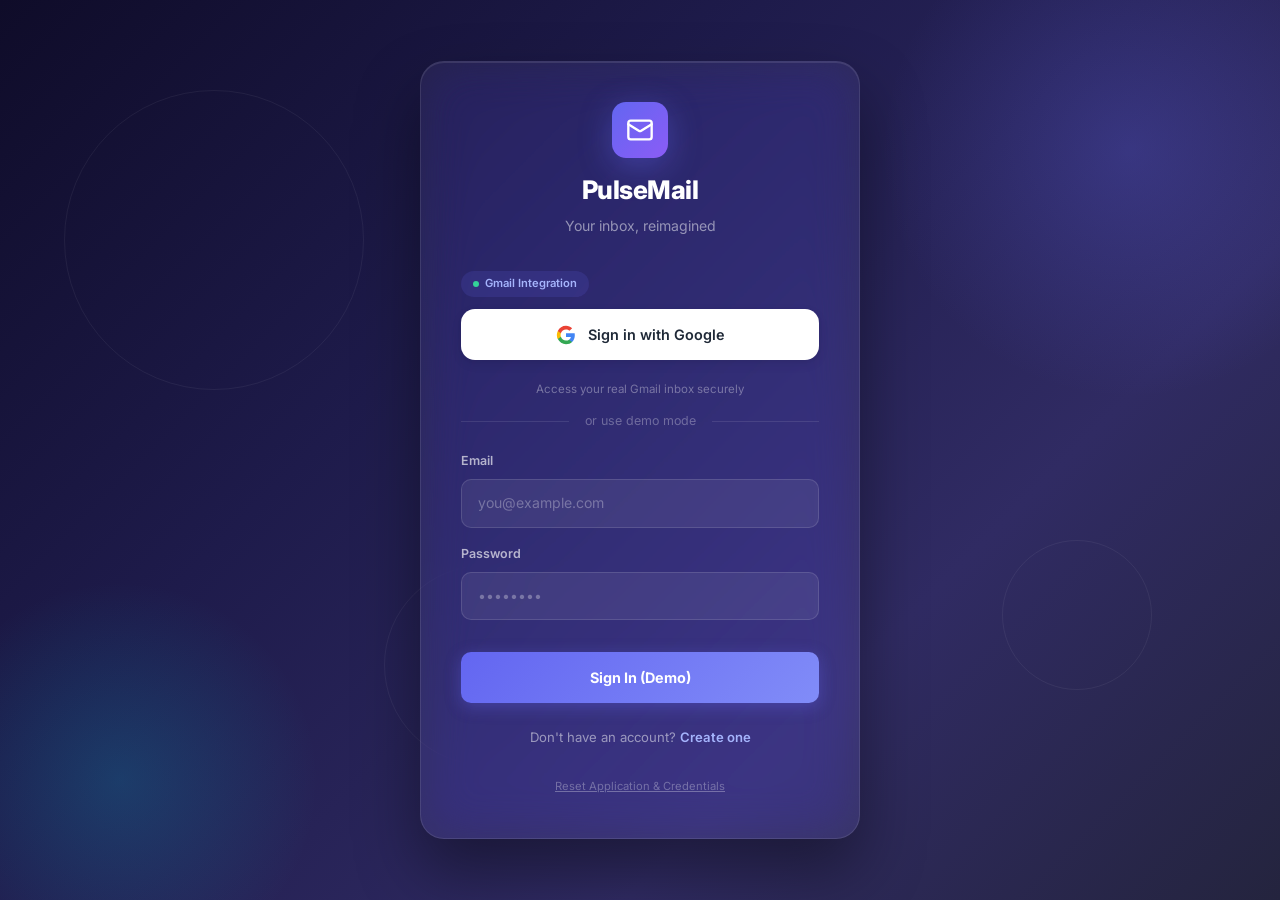
<file: index.html>
<!DOCTYPE html>
<html lang="en">
<head>
  <meta charset="UTF-8" />
  <meta name="viewport" content="width=device-width, initial-scale=1.0" />
  <title>PulseMail — Your Inbox, Reimagined</title>
  <link rel="preconnect" href="https://fonts.googleapis.com" />
  <link rel="preconnect" href="https://fonts.gstatic.com" crossorigin />
  <link href="https://fonts.googleapis.com/css2?family=Inter:wght@400;500;600;700;800&display=swap" rel="stylesheet" />
  <link rel="stylesheet" href="assets/css/main.css" />

  <!-- Google Identity Services -->
  <script src="https://accounts.google.com/gsi/client" async defer></script>
</head>
<body>
  <div class="auth-page">
    <!-- Background shapes -->
    <div class="auth-shapes">
      <div class="shape"></div>
      <div class="shape"></div>
      <div class="shape"></div>
    </div>

    <div class="auth-card" id="authCard">
      <div class="auth-card__logo">
        <div class="auth-card__logo-icon">
          <svg viewBox="0 0 24 24" fill="none" stroke="currentColor" stroke-width="2" stroke-linecap="round" stroke-linejoin="round"><rect x="2" y="4" width="20" height="16" rx="2"/><path d="m22 7-8.97 5.7a1.94 1.94 0 0 1-2.06 0L2 7"/></svg>
        </div>
        <h1 class="auth-card__title">Pulse<span>Mail</span></h1>
        <p class="auth-card__subtitle">Your inbox, reimagined</p>
      </div>

      <div class="auth-error" id="authError"></div>

      <!-- Google Sign In (Real Gmail) -->
      <div id="googleAuthSection">
        <div class="auth-mode-tag"><span class="dot"></span> Gmail Integration</div>

        <button class="auth-google-btn" id="googleSignInBtn" onclick="Auth.googleLogin()">
          <svg viewBox="0 0 24 24" width="20" height="20"><path d="M22.56 12.25c0-.78-.07-1.53-.2-2.25H12v4.26h5.92a5.06 5.06 0 0 1-2.2 3.32v2.77h3.57c2.08-1.92 3.28-4.74 3.28-8.1z" fill="#4285F4"/><path d="M12 23c2.97 0 5.46-.98 7.28-2.66l-3.57-2.77c-.98.66-2.23 1.06-3.71 1.06-2.86 0-5.29-1.93-6.16-4.53H2.18v2.84C3.99 20.53 7.7 23 12 23z" fill="#34A853"/><path d="M5.84 14.09c-.22-.66-.35-1.36-.35-2.09s.13-1.43.35-2.09V7.07H2.18C1.43 8.55 1 10.22 1 12s.43 3.45 1.18 4.93l2.85-2.22.81-.62z" fill="#FBBC05"/><path d="M12 5.38c1.62 0 3.06.56 4.21 1.64l3.15-3.15C17.45 2.09 14.97 1 12 1 7.7 1 3.99 3.47 2.18 7.07l3.66 2.84c.87-2.6 3.3-4.53 6.16-4.53z" fill="#EA4335"/></svg>
          Sign in with Google
        </button>

        <p style="text-align:center; font-size: 0.72rem; color: rgba(255,255,255,0.35); margin-bottom: 12px;">
          Access your real Gmail inbox securely
        </p>
      </div>

      <div class="auth-divider">or use demo mode</div>

      <!-- Demo Login Form -->
      <div id="demoAuthSection">
        <form id="loginForm">
          <div class="auth-form__group">
            <label class="auth-form__label">Email</label>
            <input type="email" class="auth-form__input" id="loginEmail" placeholder="you@example.com" required />
          </div>
          <div class="auth-form__group">
            <label class="auth-form__label">Password</label>
            <input type="password" class="auth-form__input" id="loginPassword" placeholder="••••••••" required />
          </div>
          <button type="submit" class="auth-form__submit">Sign In (Demo)</button>
        </form>

        <div class="auth-card__footer">
          Don't have an account? <a href="#" id="switchToSignup">Create one</a>
        </div>
      </div>

      <!-- Signup Form (hidden by default) -->
      <form id="signupForm" style="display: none;">
        <div class="auth-form__group">
          <label class="auth-form__label">Full Name</label>
          <input type="text" class="auth-form__input" id="signupName" placeholder="John Doe" required />
        </div>
        <div class="auth-form__group">
          <label class="auth-form__label">Email</label>
          <input type="email" class="auth-form__input" id="signupEmail" placeholder="you@example.com" required />
        </div>
        <div class="auth-form__group">
          <label class="auth-form__label">Password</label>
          <input type="password" class="auth-form__input" id="signupPassword" placeholder="Minimum 6 characters" required />
        </div>
        <button type="submit" class="auth-form__submit">Create Account (Demo)</button>
        <div class="auth-card__footer">
          Already have an account? <a href="#" id="switchToLogin">Sign in</a>
        </div>
      </form>

      <div style="margin-top: 24px; text-align: center;">
        <button onclick="Auth.resetAll()" style="background: none; border: none; color: rgba(255,255,255,0.3); font-size: 0.7rem; cursor: pointer; text-decoration: underline;">Reset Application & Credentials</button>
      </div>
    </div>

    <!-- Config Modal removed as Client ID is now hardcoded -->
  </div>

  <script src="assets/js/storage.js"></script>
  <script src="assets/js/gmail-api.js"></script>
  <script src="assets/js/pages/auth.js"></script>
</body>
</html>
</file>
<file: assets/css/main.css>
/* =============================================
   PulseMail — Main CSS Entry Point
   Imports all modular CSS files
   ============================================= */

/* Base */
@import url('./base/variables.css');
@import url('./base/reset.css');
@import url('./base/typography.css');

/* Components */
@import url('./components/sidebar.css');
@import url('./components/header.css');
@import url('./components/email-list.css');
@import url('./components/buttons.css');
@import url('./components/forms.css');
@import url('./components/toast.css');
@import url('./components/reminder.css');
@import url('./components/summarizer.css');
@import url('./components/smart-reply.css');
@import url('./components/focus-mode.css');
@import url('./components/duplicate.css');

/* Pages */
@import url('./pages/auth.css');
@import url('./pages/app-layout.css');
@import url('./pages/compose.css');
@import url('./pages/mail-view.css');
@import url('./pages/settings.css');
@import url('./pages/subscriptions.css');

/* ── Utility Classes ───────────────────── */
.hidden { display: none !important; }
.sr-only { position: absolute; width: 1px; height: 1px; overflow: hidden; clip: rect(0,0,0,0); }
.flex { display: flex; }
.flex-col { flex-direction: column; }
.items-center { align-items: center; }
.justify-between { justify-content: space-between; }
.justify-center { justify-content: center; }
.gap-1 { gap: var(--space-1); }
.gap-2 { gap: var(--space-2); }
.gap-3 { gap: var(--space-3); }
.gap-4 { gap: var(--space-4); }
.gap-5 { gap: var(--space-5); }
.mt-2 { margin-top: var(--space-2); }
.mt-3 { margin-top: var(--space-3); }
.mt-4 { margin-top: var(--space-4); }
.mt-5 { margin-top: var(--space-5); }
.mb-3 { margin-bottom: var(--space-3); }
.mb-4 { margin-bottom: var(--space-4); }
.w-full { width: 100%; }
.text-center { text-align: center; }
</file>
